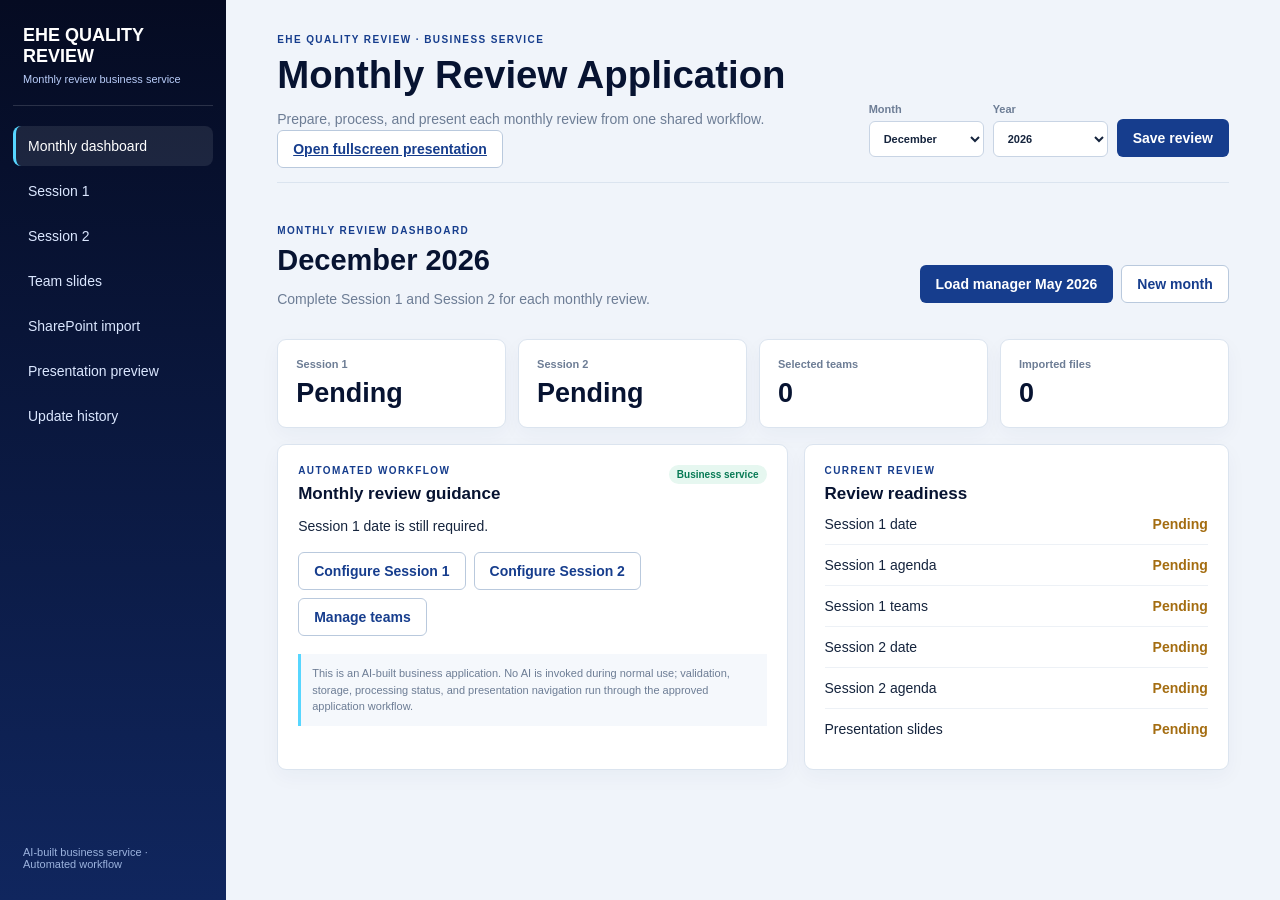
<file: workspace.html>
<!doctype html>
<html lang="en">
<head>
  <meta charset="utf-8">
  <meta name="viewport" content="width=device-width, initial-scale=1">
  <title>EHEQ Monthly Review | Business Service</title>
  <link rel="manifest" href="manifest.json">
  <link rel="stylesheet" href="app.css">
</head>
<body>
  <div class="shell">
    <aside class="sidebar">
      <div class="brand"><b>EHE QUALITY REVIEW</b><span>Monthly review business service</span></div>
      <nav id="mainNav">
        <button class="nav-link is-active" data-view="dashboard">Monthly dashboard</button>
        <button class="nav-link" data-view="session1">Session 1</button>
        <button class="nav-link" data-view="session2">Session 2</button>
        <button class="nav-link" data-view="teams">Team slides</button>
        <button class="nav-link" data-view="sharepoint">SharePoint import</button>
        <button class="nav-link" data-view="preview">Presentation preview</button>
        <button class="nav-link" data-view="history">Update history</button>
      </nav>
      <div class="sidebar-foot">AI-built business service · Automated workflow</div>
    </aside>

    <main class="content">
      <header class="topbar">
        <div><p class="eyebrow">EHE QUALITY REVIEW · BUSINESS SERVICE</p><h1>Monthly Review Application</h1><p class="muted">Prepare, process, and present each monthly review from one shared workflow.</p><a class="button secondary" id="openPresentationLink" href="/">Open fullscreen presentation</a></div>
        <div class="top-actions"><label>Month<select id="monthSelect"></select></label><label>Year<select id="yearSelect"></select></label><button class="button primary" id="saveButton">Save review</button></div>
      </header>
      <div id="message" class="message" role="status"></div>

      <section class="view is-visible" data-view-panel="dashboard">
        <div class="page-heading"><div><p class="eyebrow">MONTHLY REVIEW DASHBOARD</p><h2 id="dashboardTitle">January 2026</h2><p class="muted">Complete Session 1 and Session 2 for each monthly review.</p></div><div class="assistant-actions"><button class="button primary" id="managerDataButton">Load manager May 2026</button><button class="button secondary" id="newReviewButton">New month</button></div></div>
        <div class="cards" id="dashboardCards"></div>
        <div class="dashboard-grid">
          <article class="panel assistant"><div class="panel-title"><div><p class="eyebrow">AUTOMATED WORKFLOW</p><h3>Monthly review guidance</h3></div><span class="badge">Business service</span></div><p id="assistantMessage">The application validates the required review details and guides the next step.</p><div class="assistant-actions"><button class="button secondary" data-view-action="session1">Configure Session 1</button><button class="button secondary" data-view-action="session2">Configure Session 2</button><button class="button secondary" data-view-action="teams">Manage teams</button></div><div class="assistant-note">This is an AI-built business application. No AI is invoked during normal use; validation, storage, processing status, and presentation navigation run through the approved application workflow.</div></article>
          <article class="panel"><div class="panel-title"><div><p class="eyebrow">CURRENT REVIEW</p><h3>Review readiness</h3></div></div><div id="readiness"></div></article>
        </div>
      </section>

      <section class="view" data-view-panel="session1">
        <div class="page-heading"><div><p class="eyebrow">SESSION 1</p><h2>Session 1 details</h2><p class="muted">Enter the details supplied for Session 1.</p></div></div>
        <article class="panel"><form id="session1Form" class="form-grid"><label>Date<input id="session1Date" type="date"></label><label class="span-2">Agenda<textarea id="session1Agenda" rows="4" placeholder="Enter the agenda supplied for Session 1"></textarea></label><fieldset class="span-3"><legend>Teams for Session 1</legend><div id="session1Teams" class="check-grid"></div><p class="empty-inline" id="noTeamsHint">No teams are configured yet. Add team names in Team slides.</p></fieldset><div class="form-actions span-3"><button class="button primary" type="submit">Save Session 1</button></div></form></article>
      </section>

      <section class="view" data-view-panel="session2">
        <div class="page-heading"><div><p class="eyebrow">SESSION 2</p><h2>Session 2 details</h2><p class="muted">Enter the details supplied for Session 2.</p></div><a class="button secondary" id="openSession2PresentationLink" href="/?month=May&year=2026&session=2">Open Session 2 presentation</a></div>
        <article class="panel"><form id="session2Form" class="form-grid"><label>Date<input id="session2Date" type="date"></label><label class="span-2">Agenda<textarea id="session2Agenda" rows="4" placeholder="Enter the agenda supplied for Session 2"></textarea></label><fieldset class="span-3"><legend>Teams for Session 2</legend><div id="session2Teams" class="check-grid"></div></fieldset><div class="form-actions span-3"><button class="button primary" type="submit">Save Session 2</button></div></form></article>
      </section>

      <section class="view" data-view-panel="teams">
        <div class="page-heading"><div><p class="eyebrow">TEAM SLIDES</p><h2>Team and presentation files</h2><p class="muted">Team names are configurable; no business teams are invented by this application.</p></div></div>
        <article class="panel"><form id="teamForm" class="inline-form"><label>Team name<input id="teamName" required placeholder="Enter a team supplied by the manager"></label><button class="button primary" type="submit">Add team</button></form><div id="teamList" class="item-list"></div></article>
        <article class="panel"><div class="panel-title"><div><h3>Upload monthly PowerPoint</h3><p class="muted">Choose the review session before uploading. Each session gets its own presentation; the other session remains a placeholder until its PowerPoint is supplied.</p></div><div class="upload-actions"><label>Upload for<select id="uploadSession"><option value="Session 1">Session 1</option><option value="Session 2">Session 2</option></select></label><button class="button primary" id="pptImportButton">Upload PPT/PPTX</button></div></div><input id="pptInput" type="file" accept=".ppt,.pptx" hidden><div id="pptFiles" class="file-list"></div><div class="assistant-note">The shared service records the selected month and session. A production PowerPoint converter must be configured before a new upload can appear as generated slides.</div></article>
      </section>

      <section class="view" data-view-panel="sharepoint">
        <div class="page-heading"><div><p class="eyebrow">SHAREPOINT IMPORT</p><h2>Shared monthly processing</h2><p class="muted">The production application will use your company sign-in and SharePoint storage.</p></div></div>
        <article class="panel integration-panel"><div class="integration-icon">↗</div><div><h3>Shared service configuration</h3><p class="muted">The deployed service receives PowerPoint files, checks the month and team, records processing status, and publishes the review for authorized users.</p><button class="button secondary" data-view-action="teams">Upload a presentation</button></div></article>
        <article class="panel"><h3>Required connector configuration</h3><ul class="plain-list"><li>SharePoint site and document-library URL</li><li>Approved Microsoft identity authentication</li><li>Permission to read eligible team PPT/PPTX files</li><li>Rules for month, session, team, revision, and duplicate detection</li></ul></article>
      </section>

      <section class="view" data-view-panel="preview">
        <div class="page-heading"><div><p class="eyebrow">PRESENTATION PREVIEW</p><h2>Review presentation</h2><p class="muted">Preview imported generated slides using the manager-approved fullscreen layout.</p></div><button class="button primary" id="openPresentationButton">Open fullscreen preview</button></div>
        <div id="previewSummary" class="cards"></div><article class="panel preview-panel" id="previewPanel"><div class="preview-empty">Import a generated monthly-output folder from Team slides to preview its slides here.</div></article>
      </section>

      <section class="view" data-view-panel="history">
        <div class="page-heading"><div><p class="eyebrow">UPDATE HISTORY</p><h2>Saved changes</h2><p class="muted">Every saved monthly review keeps a local change record.</p></div></div>
        <article class="panel"><div id="historyList" class="history-list"></div></article>
      </section>
    </main>
  </div>

  <div class="fullscreen" id="fullscreen" aria-hidden="true"><aside class="fullscreen-nav"><div class="brand"><b>EHE QUALITY REVIEW</b><span>Presentation preview</span></div><div id="slideNav"></div><div class="slide-controls"><button id="prevSlide">&#8249;</button><span id="slideCounter">0 / 0</span><button id="nextSlide">&#8250;</button></div><button class="button secondary" id="closeFullscreen">Exit preview</button></aside><main class="slide-stage"><div id="slideCanvas"></div></main></div>
  <script src="app.js"></script>
</body>
</html>
</file>
<file: app.css>
:root{--navy:#071331;--blue:#163d8d;--cyan:#57d6ff;--paper:#f0f4fa;--ink:#15243d;--muted:#6d7d95;--line:#dbe4ef;--white:#fff;--green:#087a55;--red:#b43e4c}*{box-sizing:border-box}body{margin:0;background:var(--paper);color:var(--ink);font:14px "Segoe UI",Arial,sans-serif}.shell{min-height:100vh}.sidebar{position:fixed;inset:0 auto 0 0;width:226px;padding:20px 13px;background:linear-gradient(180deg,#050b22,#10265e);color:#fff;display:flex;flex-direction:column}.brand{padding:5px 10px 20px;border-bottom:1px solid #ffffff25}.brand b{display:block;font-size:18px}.brand span{display:block;margin-top:6px;color:#b9cdfa;font-size:11px}.sidebar nav{display:grid;gap:5px;padding-top:20px}.nav-link{padding:12px;border:0;border-left:3px solid transparent;border-radius:8px;background:transparent;color:#dbe7ff;text-align:left;font:inherit;cursor:pointer}.nav-link small{float:right;color:#8eb5ff}.nav-link:hover,.nav-link.is-active{background:#ffffff17;border-left-color:var(--cyan);color:#fff}.sidebar-foot{margin-top:auto;padding:10px;color:#9bb2dd;font-size:11px}.content{margin-left:226px;padding:34px clamp(22px,4vw,60px) 60px}.topbar{display:flex;justify-content:space-between;align-items:flex-end;gap:25px;padding-bottom:25px;border-bottom:1px solid var(--line)}h1,h2,h3{color:var(--navy)}h1{margin:0;font-size:clamp(27px,3vw,42px)}h2{margin:0;font-size:29px}h3{margin:0;font-size:17px}.muted{color:var(--muted)}.eyebrow{margin:0 0 8px;color:var(--blue);font-size:10px;font-weight:800;letter-spacing:.14em}.top-actions{display:flex;align-items:flex-end;gap:9px}.top-actions label,.form-grid label,.inline-form label{display:grid;gap:6px;color:var(--muted);font-size:11px;font-weight:700}.top-actions select,.form-grid input,.form-grid textarea,.inline-form input{min-width:115px;padding:10px;border:1px solid #c8d4e4;border-radius:6px;background:#fff;color:var(--ink);font:inherit}.button{padding:10px 15px;border:1px solid transparent;border-radius:6px;font:inherit;font-weight:700;cursor:pointer}.button.primary{background:var(--blue);color:#fff}.button.secondary{background:#fff;border-color:#b9c9dd;color:var(--blue)}.message{min-height:0;margin:14px 0}.message:not(:empty){padding:11px 13px;border-radius:7px;background:#e9f8f1;border:1px solid #a8dfc5;color:#146442}.message.error{background:#fff0f0;border-color:#eab4b4;color:#9d2634}.view{display:none}.view.is-visible{display:block}.page-heading{display:flex;justify-content:space-between;align-items:flex-end;gap:18px;padding:28px 0 18px}.cards{display:grid;grid-template-columns:repeat(4,1fr);gap:12px;margin-bottom:16px}.card,.panel{background:#fff;border:1px solid var(--line);border-radius:9px;box-shadow:0 7px 20px #1938670a}.card{padding:18px}.card span{display:block;color:var(--muted);font-size:11px;font-weight:700}.card strong{display:block;margin-top:8px;color:var(--navy);font-size:27px}.panel{padding:20px;margin-bottom:16px}.dashboard-grid{display:grid;grid-template-columns:1.2fr 1fr;gap:16px}.panel-title{display:flex;justify-content:space-between;align-items:flex-start;gap:15px}.badge{padding:4px 8px;border-radius:999px;background:#e6f7f0;color:var(--green);font-size:10px;font-weight:800}.assistant-actions{display:flex;flex-wrap:wrap;gap:8px;margin:18px 0}.assistant-note{padding:11px;background:#f5f8fc;border-left:3px solid var(--cyan);color:var(--muted);font-size:11px;line-height:1.5}.readiness-row{display:flex;justify-content:space-between;padding:12px 0;border-bottom:1px solid #edf1f6}.readiness-row:last-child{border-bottom:0}.ok{color:var(--green)}.pending{color:#a46d11}.form-grid{display:grid;grid-template-columns:1fr 1fr 1fr;gap:17px}.form-grid label{font-size:12px}.form-grid textarea{resize:vertical;min-height:80px}.span-2{grid-column:span 2}.span-3{grid-column:span 3}fieldset{border:1px solid var(--line);border-radius:7px;padding:15px}legend{padding:0 6px;color:var(--blue);font-weight:800;font-size:12px}.check-grid{display:grid;grid-template-columns:repeat(3,1fr);gap:9px}.check-grid label{display:flex;align-items:center;gap:7px;color:var(--ink);font-size:12px;font-weight:500}.empty-inline{color:var(--muted);font-size:12px}.form-actions{text-align:right}.inline-form{display:flex;align-items:flex-end;gap:10px}.inline-form label{flex:1}.item-list,.file-list,.history-list{display:grid;gap:8px;margin-top:16px}.item-row,.file-row,.history-row{display:flex;justify-content:space-between;align-items:center;gap:12px;padding:12px;border:1px solid var(--line);border-radius:6px;background:#fbfcfe}.file-row small,.history-row small{display:block;color:var(--muted);margin-top:4px}.integration-panel{display:flex;align-items:flex-start;gap:15px}.integration-icon{width:40px;height:40px;display:grid;place-items:center;border-radius:8px;background:#eaf2ff;color:var(--blue);font-size:23px}.plain-list{margin:15px 0 0;padding-left:20px;color:var(--muted);line-height:2}.preview-panel{min-height:300px}.preview-empty{display:grid;place-items:center;min-height:260px;color:var(--muted);border:1px dashed #b8c7db;border-radius:7px}.preview-grid{display:grid;grid-template-columns:repeat(3,1fr);gap:12px}.preview-grid img{width:100%;display:block;border-radius:5px}.file-placement{display:flex;gap:6px}.file-placement select{padding:7px;border:1px solid #c8d4e4;border-radius:5px;background:#fff;color:var(--ink);font:inherit;font-size:11px}.fullscreen{position:fixed;inset:0;z-index:20;display:none;background:#0a1024;color:#fff}.fullscreen.is-open{display:flex}.fullscreen-nav{width:226px;flex:0 0 226px;padding:15px 10px;background:linear-gradient(180deg,#050b22,#10265e);display:flex;flex-direction:column}.fullscreen-nav #slideNav{overflow:auto;flex:1;margin-top:15px}.fullscreen-nav #slideNav button{display:block;width:100%;padding:9px 10px;border:0;border-left:3px solid transparent;border-radius:6px;background:transparent;color:#dbe7ff;text-align:left;font:inherit;font-size:12px;cursor:pointer}.fullscreen-nav #slideNav button.is-active,.fullscreen-nav #slideNav button:hover{background:#ffffff17;border-left-color:var(--cyan);color:#fff}.slide-controls{display:grid;grid-template-columns:38px 1fr 38px;gap:6px;align-items:center;margin:8px 0}.slide-controls button{height:35px;border:1px solid #7895d4;border-radius:6px;background:#132d69;color:#fff;font-size:20px;cursor:pointer}.slide-controls span{text-align:center;font-size:11px;font-weight:700}.slide-stage{flex:1;display:grid;place-items:center;background:#10182b;overflow:hidden}.slide-stage img{width:100%;height:100%;object-fit:contain}.slide-stage .empty{color:#9eb1d7;text-align:center}@media(max-width:900px){.sidebar{position:static;width:100%;height:auto;padding:10px}.sidebar nav{display:flex;overflow:auto;padding-top:10px}.nav-link{white-space:nowrap}.sidebar-foot{display:none}.content{margin-left:0;padding:22px 14px 45px}.topbar{display:block}.top-actions{margin-top:18px;flex-wrap:wrap}.cards,.dashboard-grid{grid-template-columns:1fr 1fr}.form-grid{grid-template-columns:1fr 1fr}.span-3{grid-column:span 2}.preview-grid{grid-template-columns:1fr 1fr}}@media(max-width:600px){.cards,.form-grid{grid-template-columns:1fr}.span-2,.span-3{grid-column:auto}.check-grid{grid-template-columns:1fr 1fr}.dashboard-grid,.preview-grid{grid-template-columns:1fr}.fullscreen-nav{width:128px;flex-basis:128px}.fullscreen-nav .brand b{font-size:12px}.fullscreen-nav .brand span{display:none}.fullscreen-nav #slideNav button{font-size:10px;padding:7px}.slide-controls{grid-template-columns:30px 1fr 30px}.slide-controls button{height:30px}}
</file>
